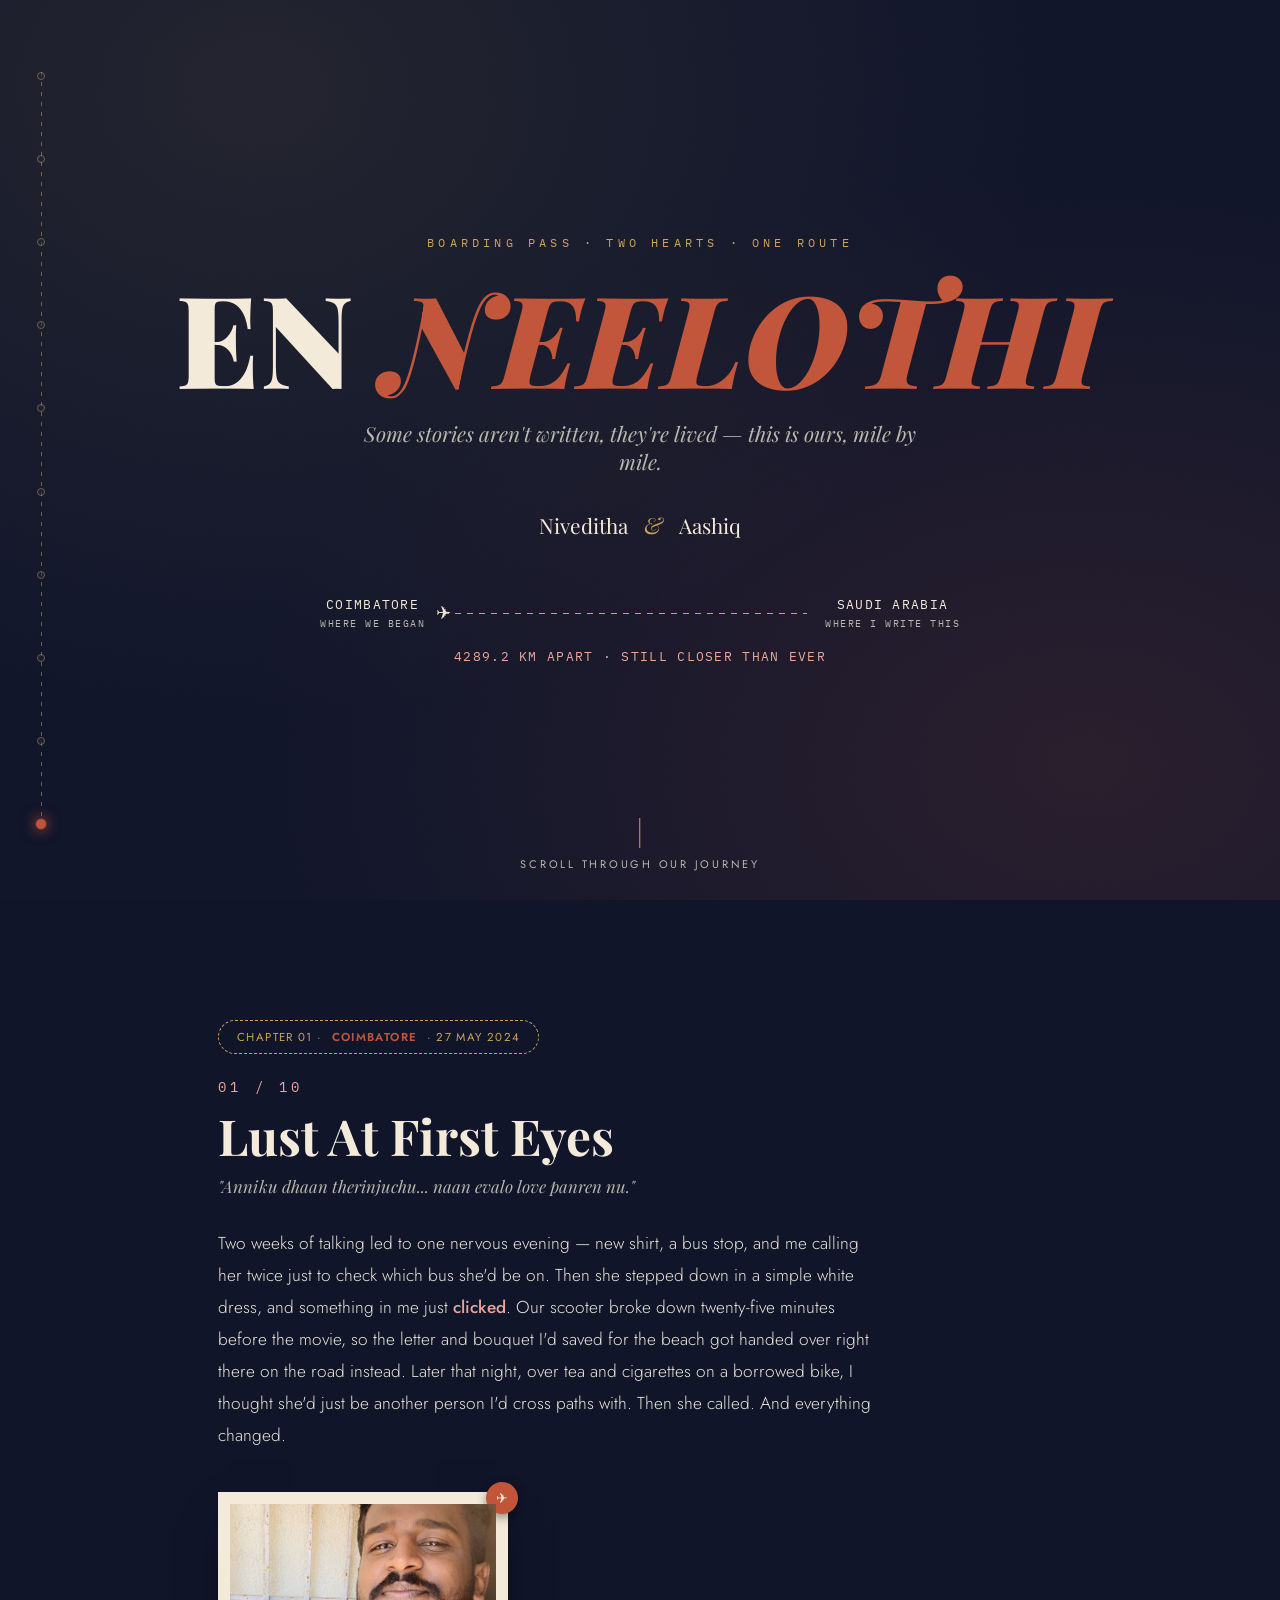
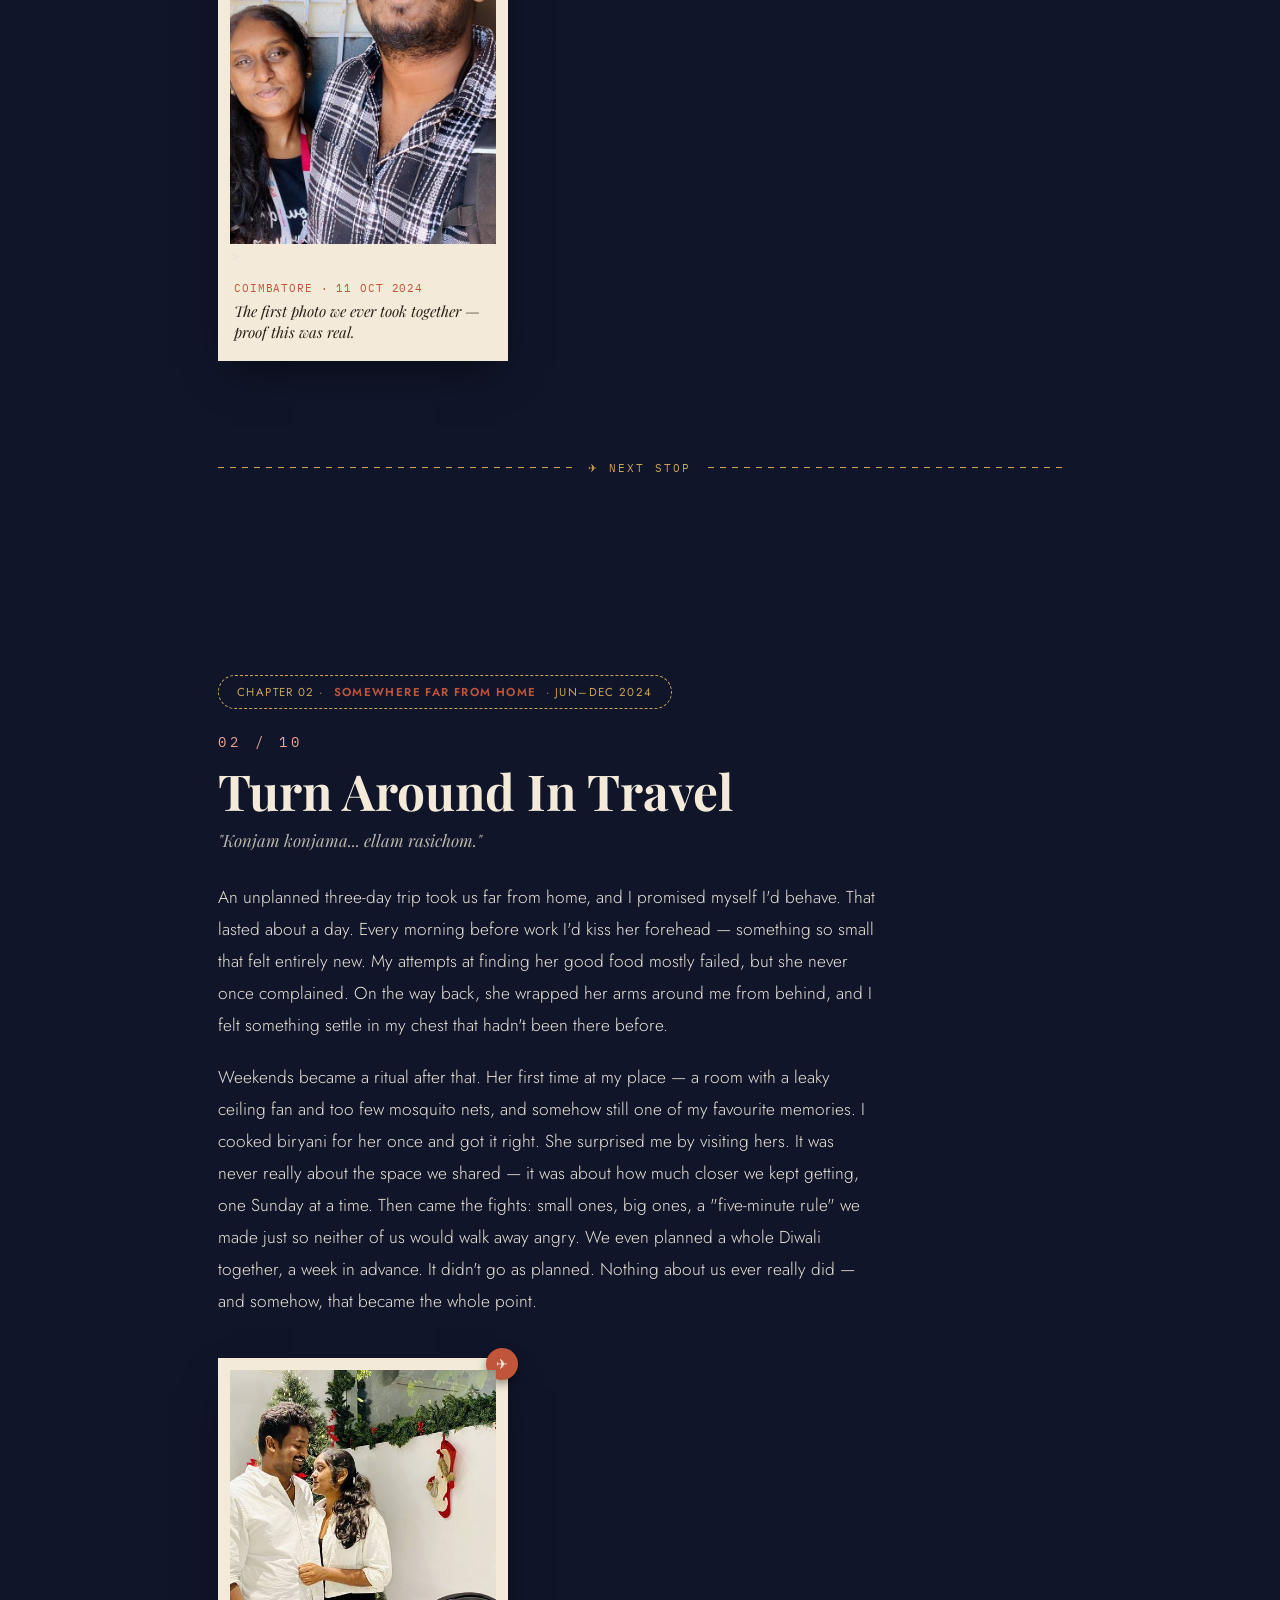
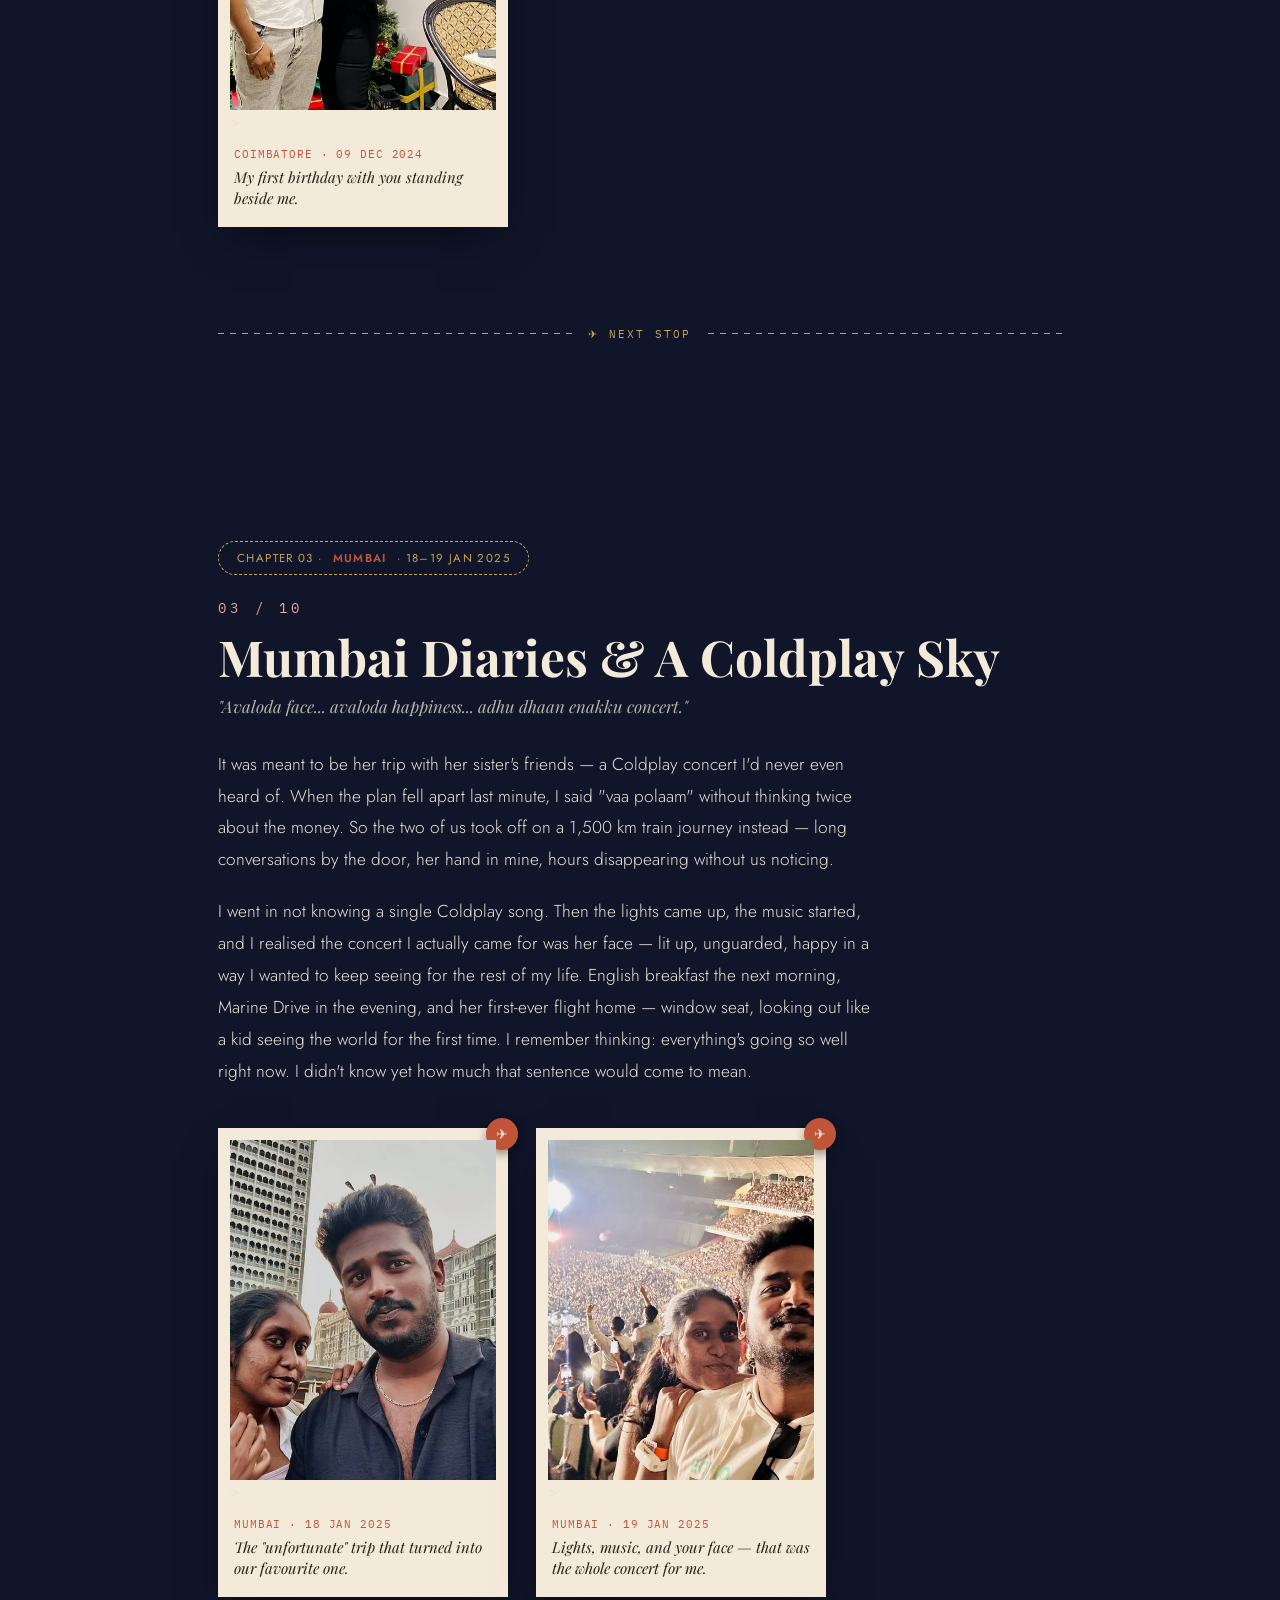
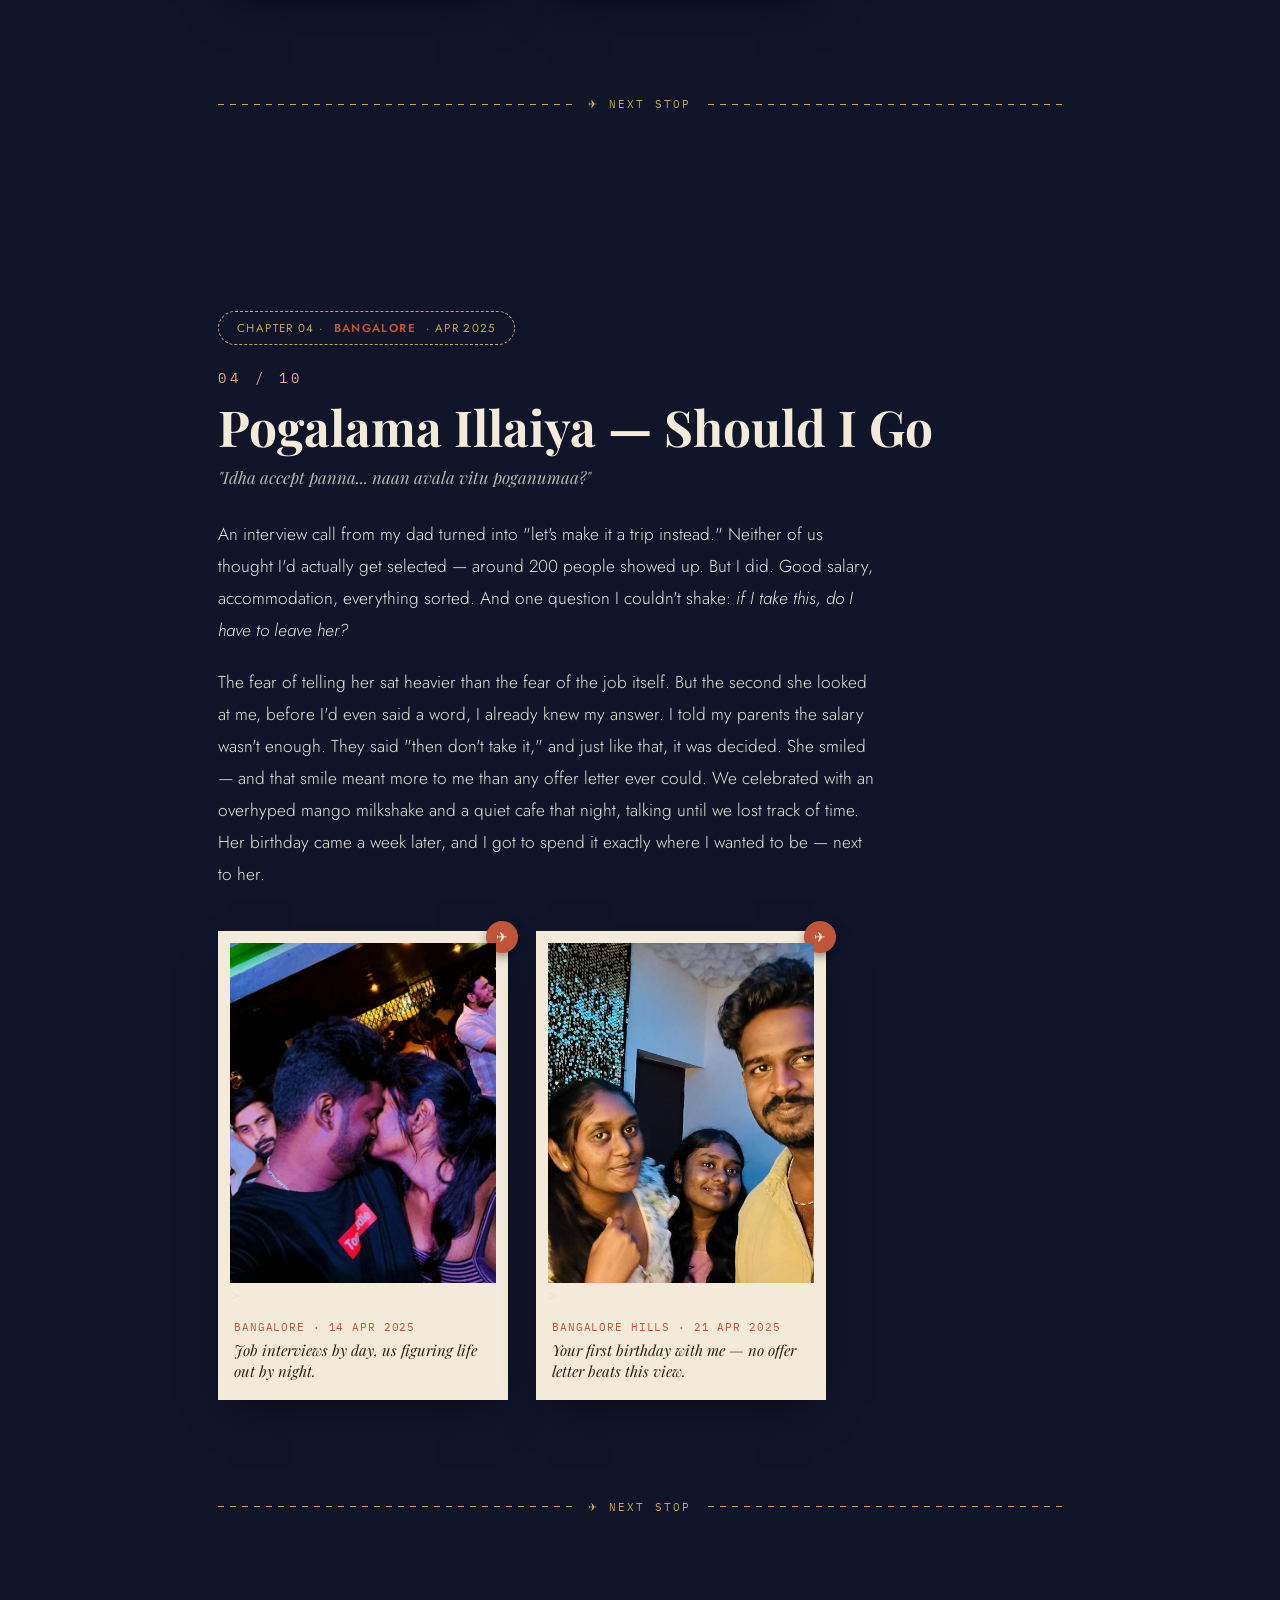
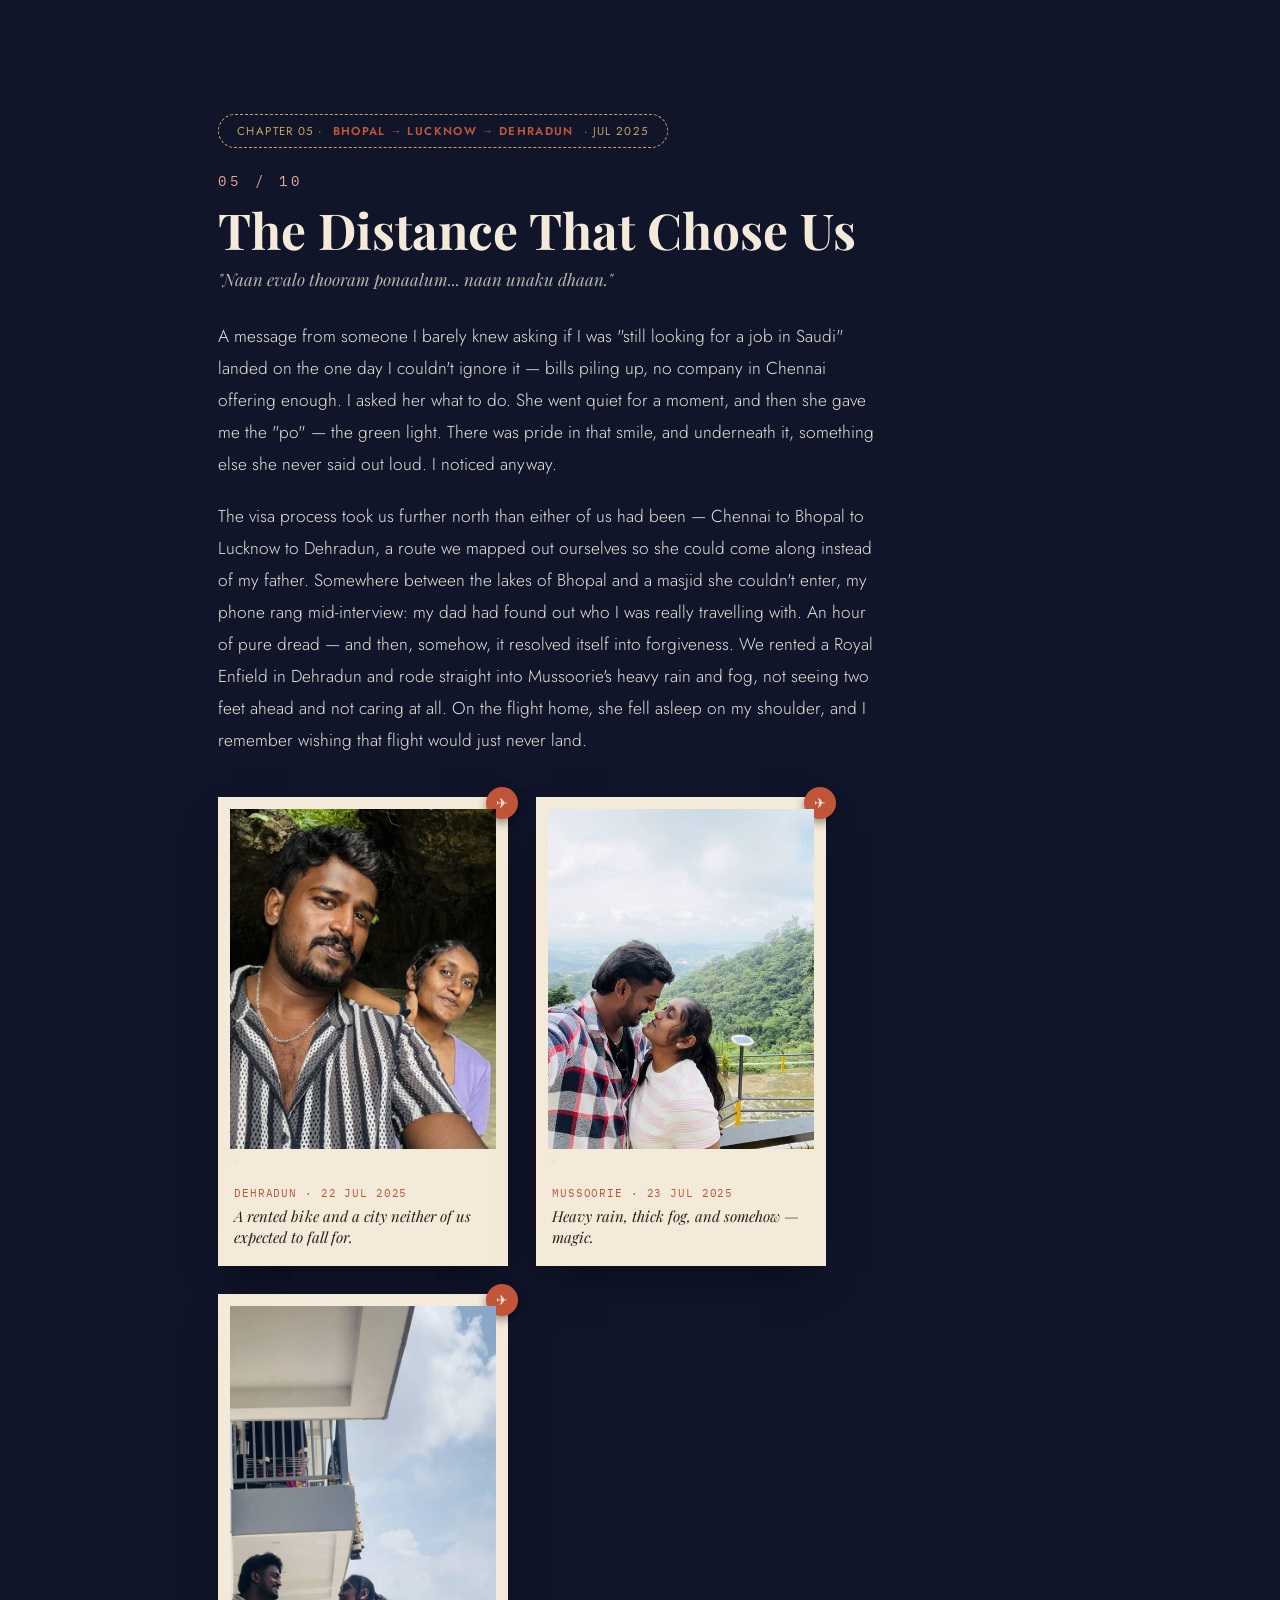
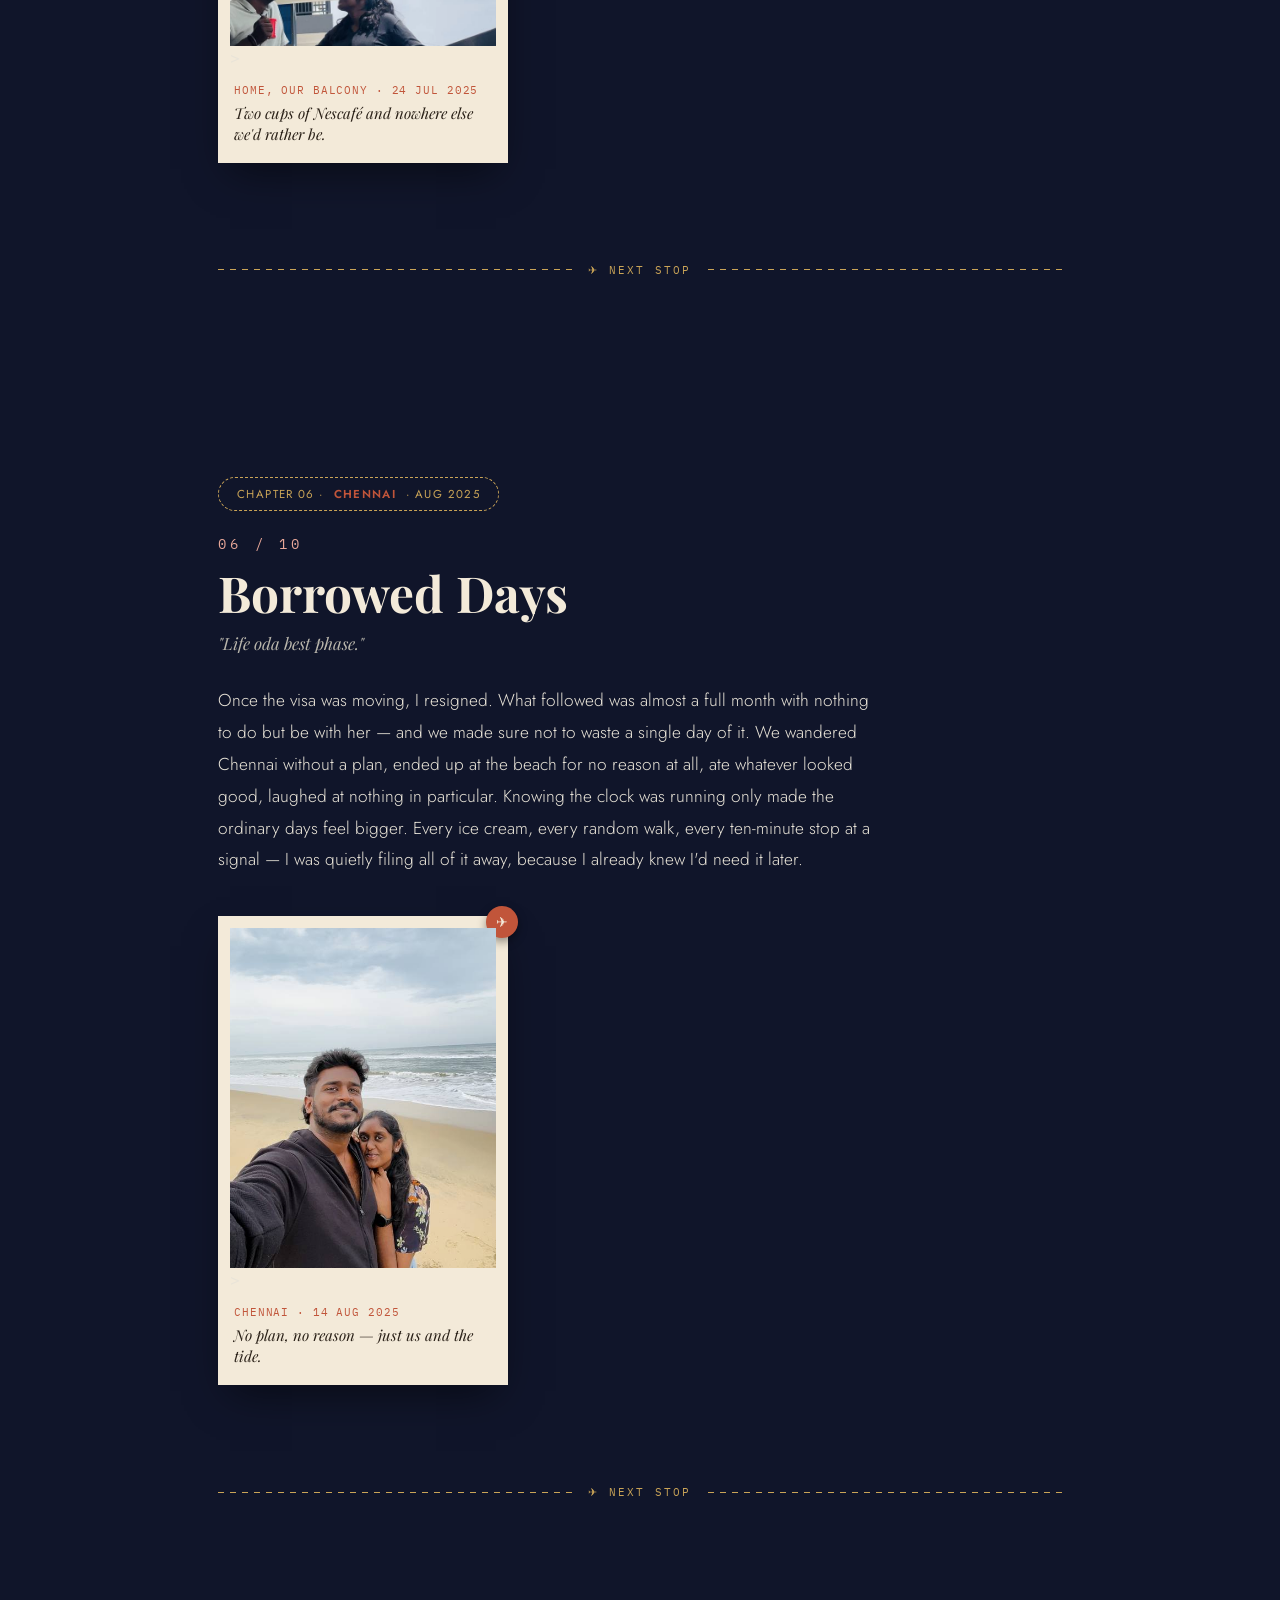
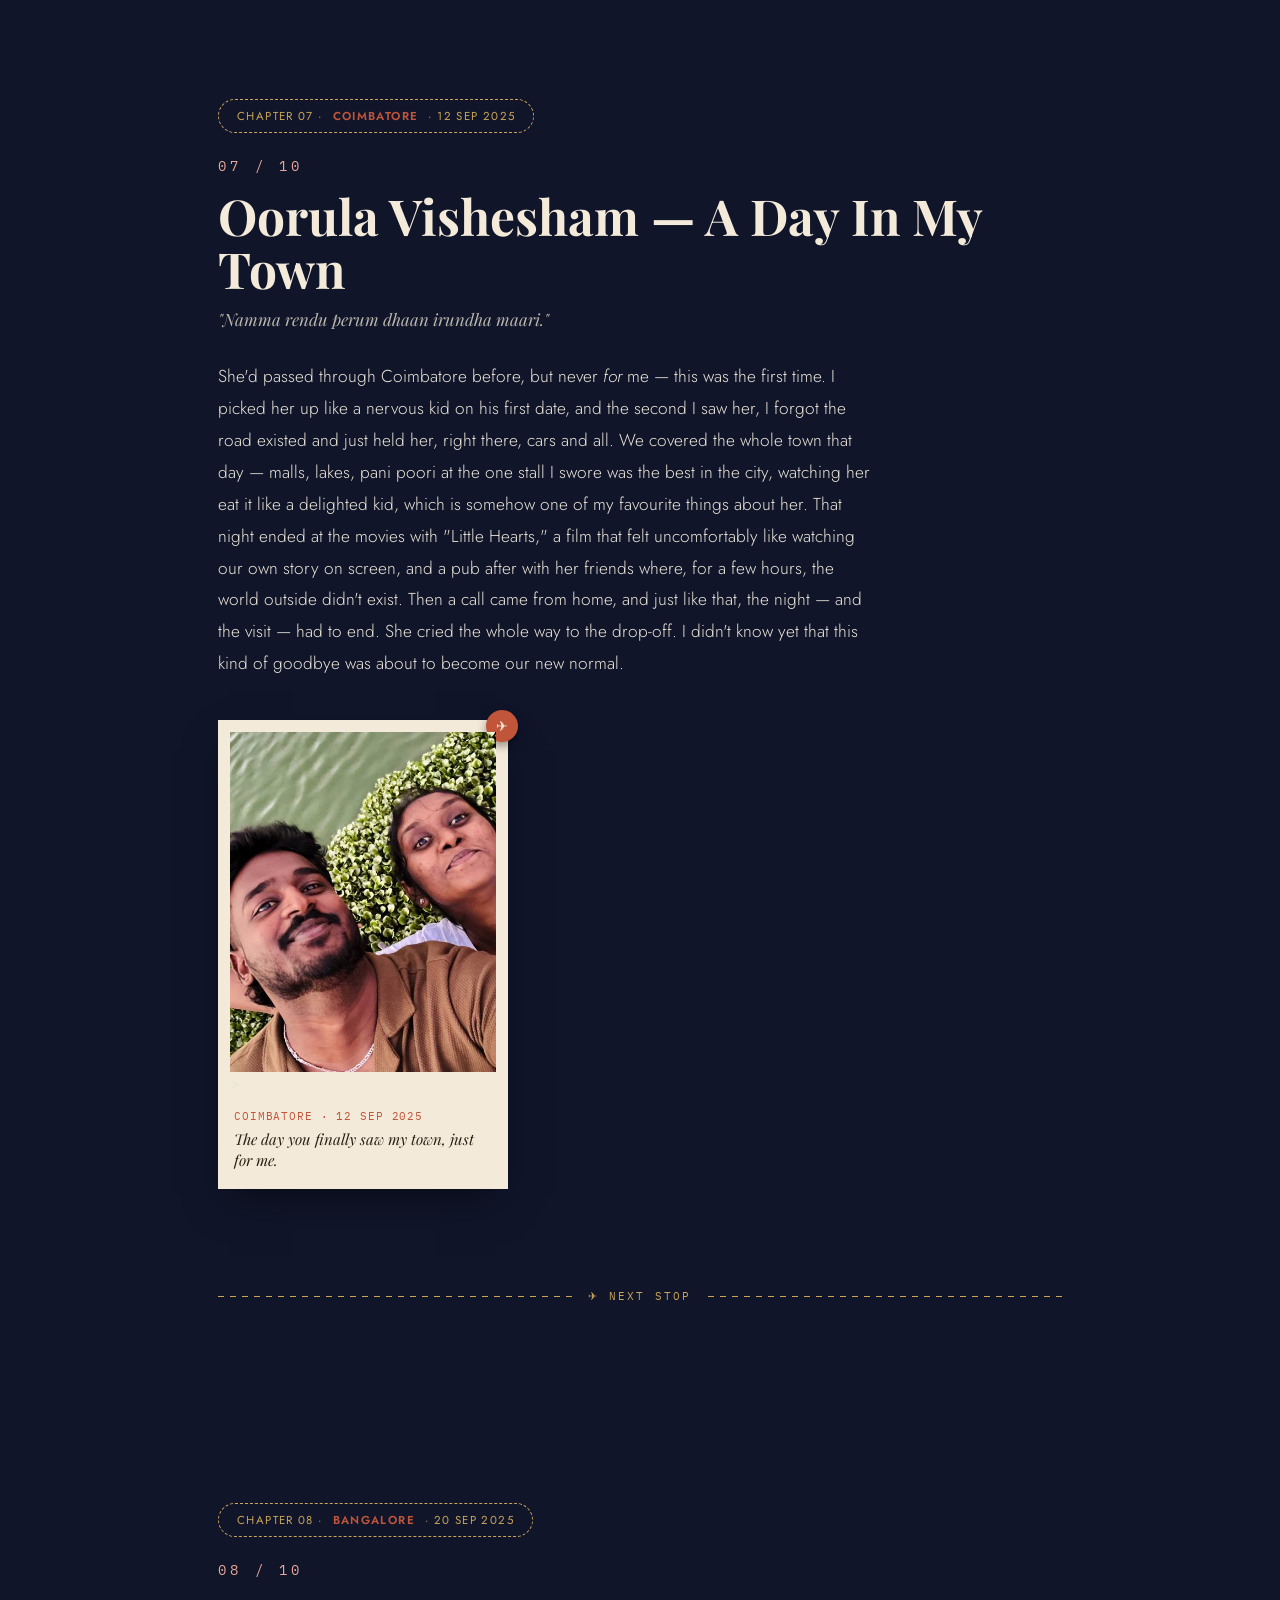
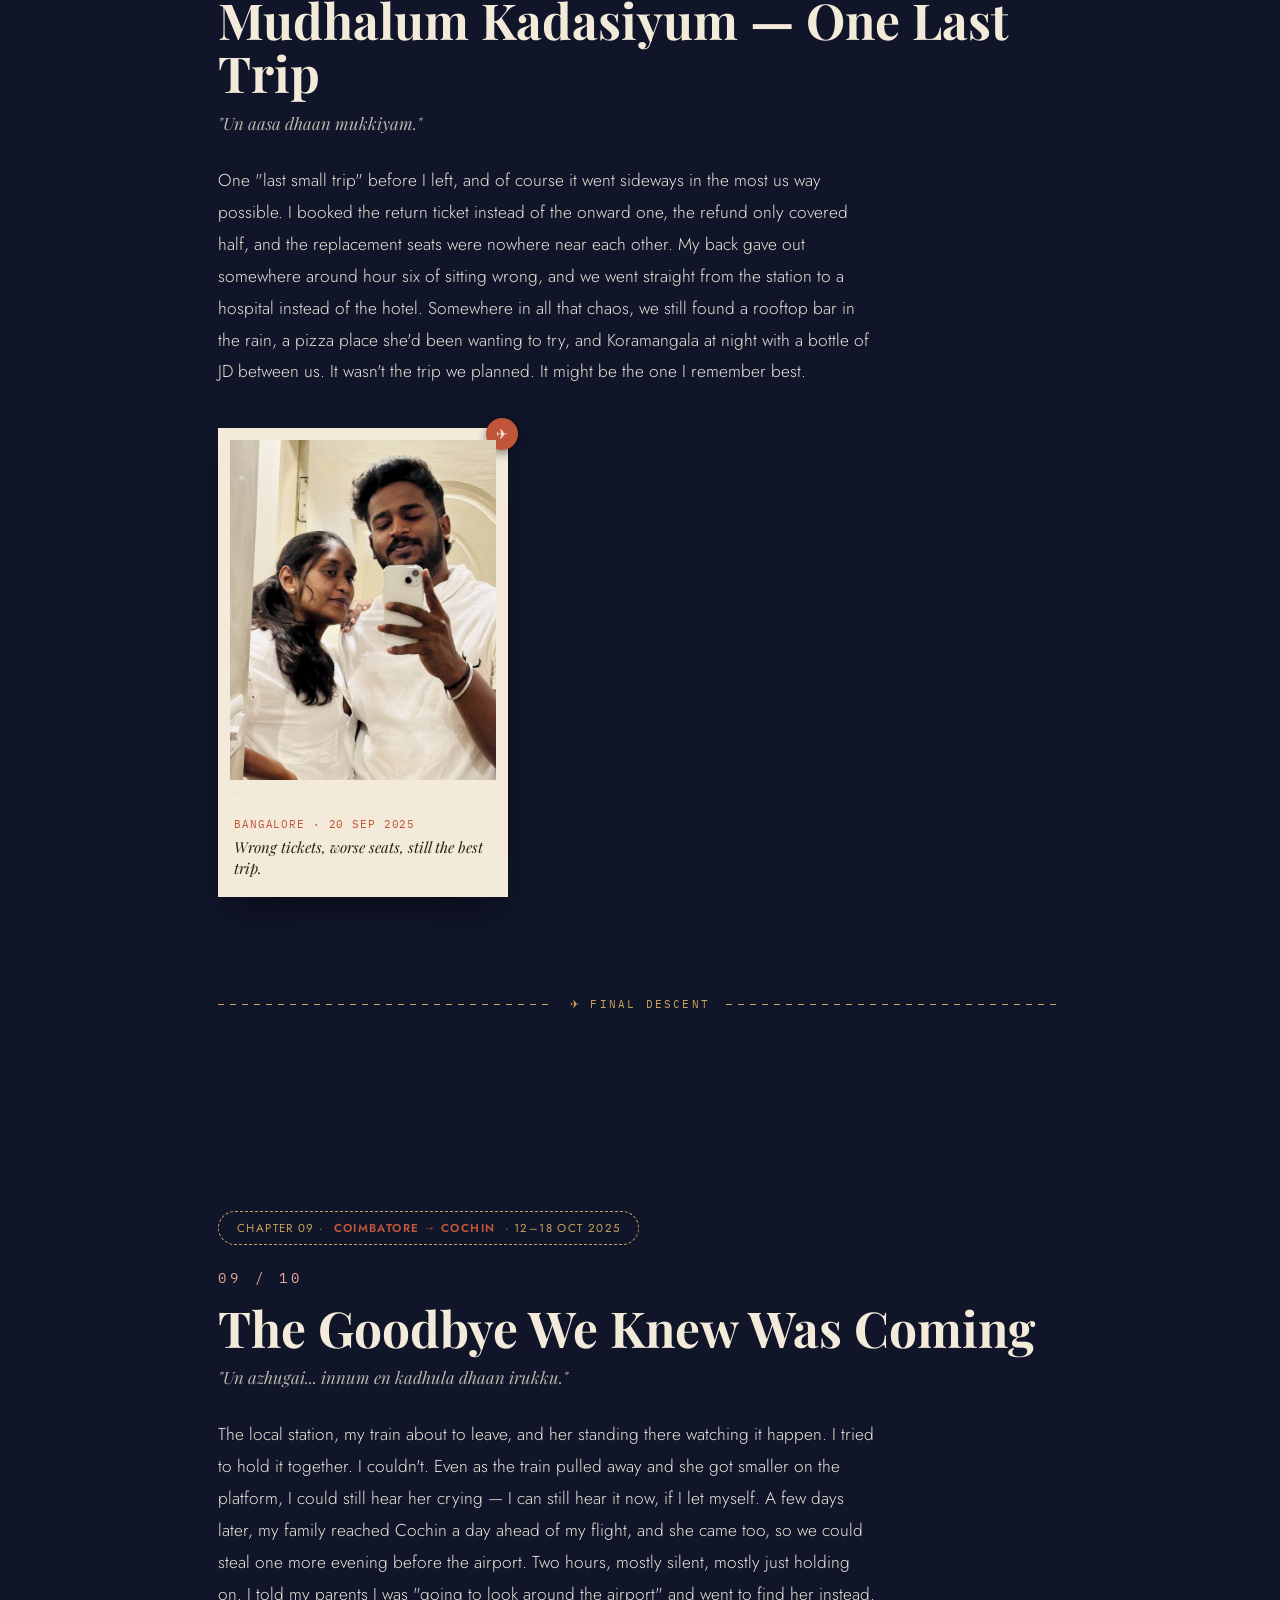
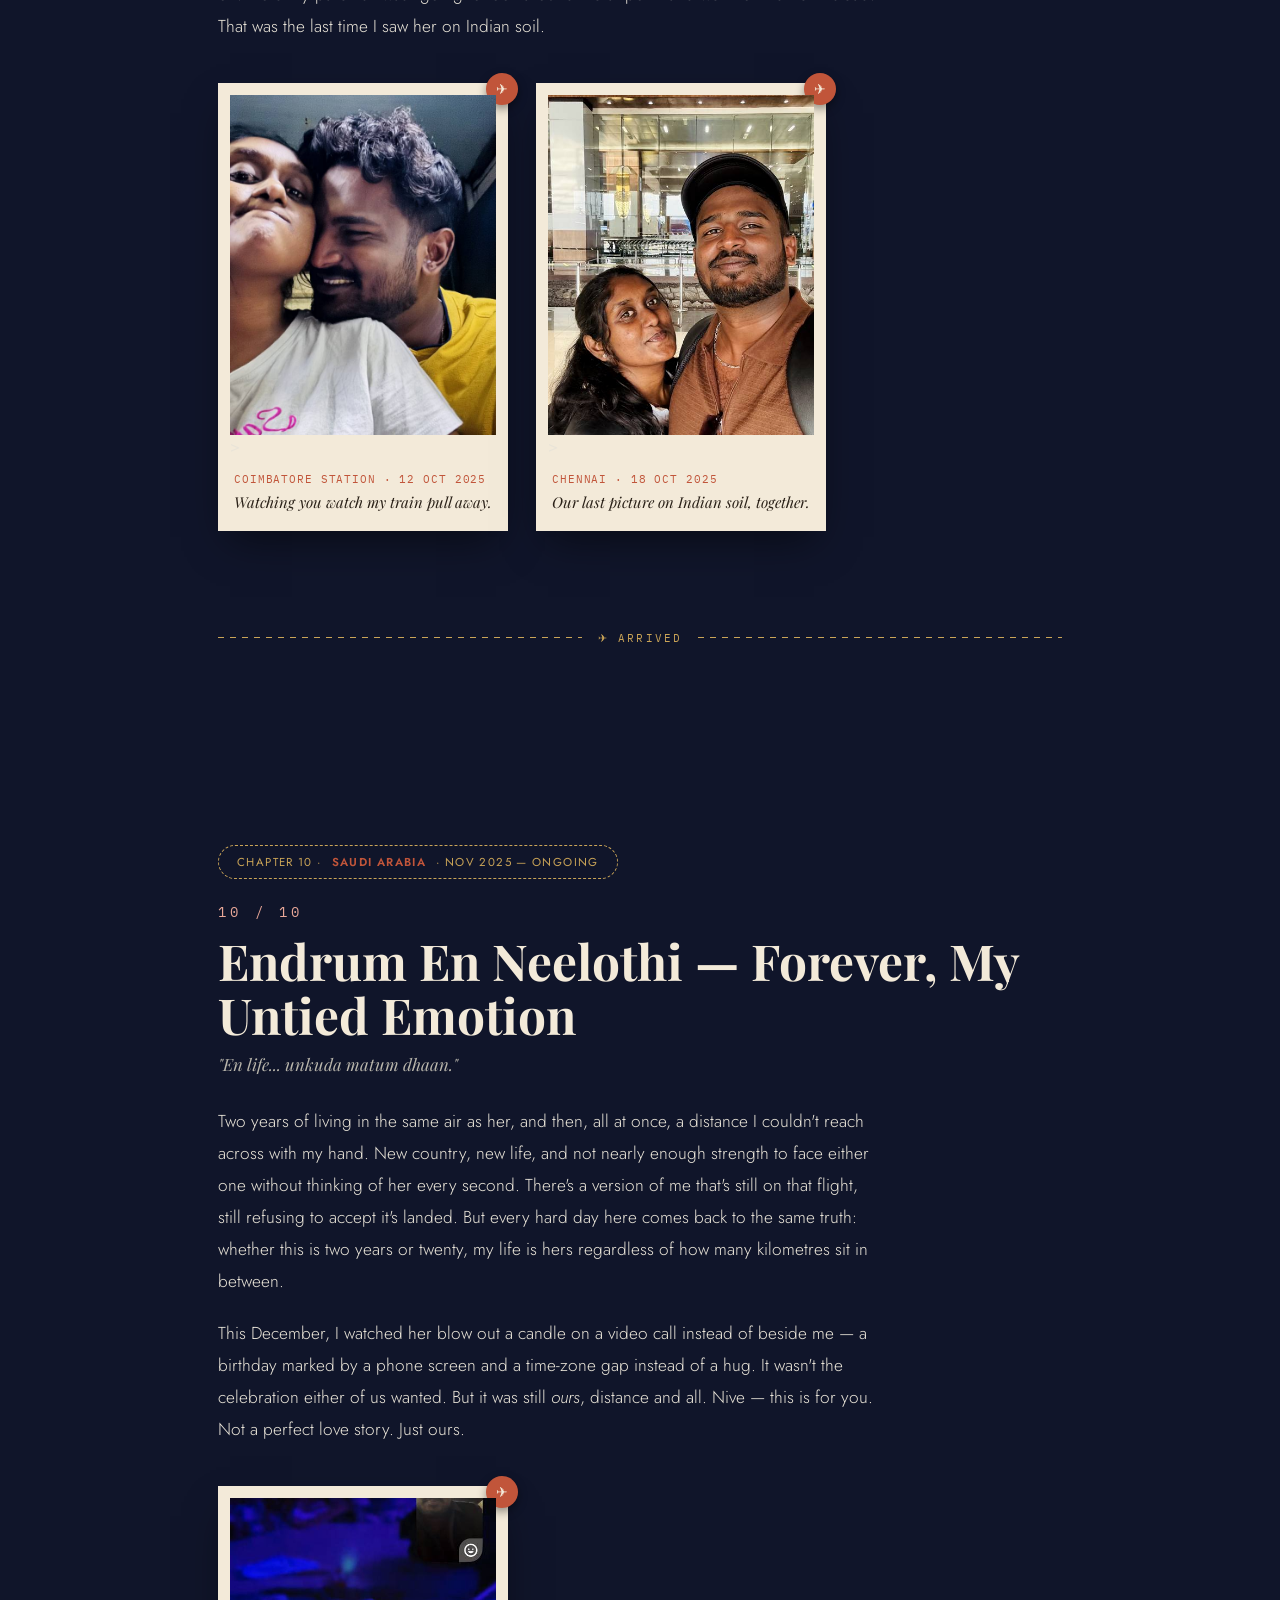
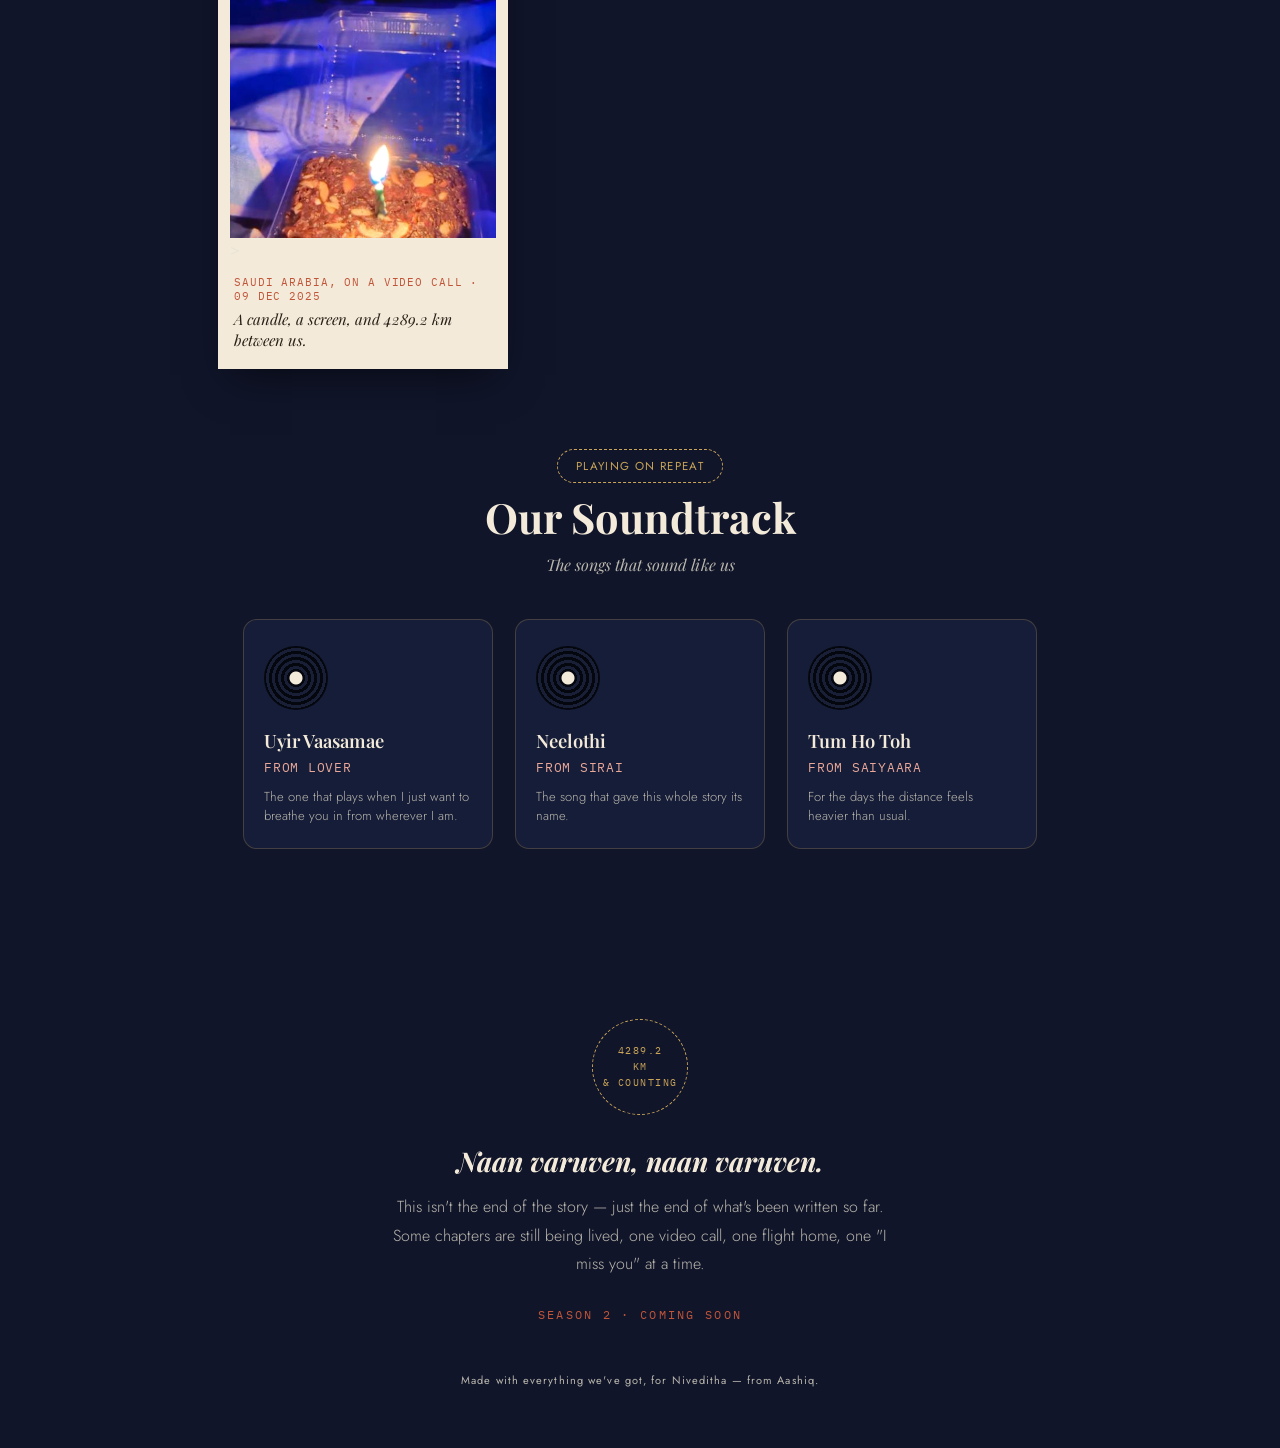
<file: index.html>
<!DOCTYPE html>
<html lang="en">
<head>
<meta charset="UTF-8">
<meta name="viewport" content="width=device-width, initial-scale=1.0">
<title>En Neelothi — Aashiq &amp; Niveditha</title>
<link rel="preconnect" href="https://fonts.googleapis.com">
<link href="https://fonts.googleapis.com/css2?family=Playfair+Display:ital,wght@0,500;0,700;0,900;1,600&family=Jost:wght@300;400;500;600&family=IBM+Plex+Mono:wght@400;500&display=swap" rel="stylesheet">
  <link rel="stylesheet" href="style.css">
  <link rel="icon" href="favicon.ico" type="image/x-icon">
</head>
<body>
<div class="grain"></div>

<div class="rail">
  <div class="rail-line"></div>
  <div class="rail-dots" id="railDots"></div>
</div>

<header class="hero">
  <div class="hero-eyebrow mono">Boarding Pass · Two Hearts · One Route</div>
  <h1>EN <em>NEELOTHI</em></h1>
  <div class="sub">Some stories aren't written, they're lived — this is ours, mile by mile.</div>

  <div class="names">Niveditha <span class="amp">&amp;</span> Aashiq</div>

  <div class="route">
    <div class="city">COIMBATORE<small>WHERE WE BEGAN</small></div>
    <div class="route-line"><div class="route-plane">✈</div></div>
    <div class="city">SAUDI ARABIA<small>WHERE I WRITE THIS</small></div>
  </div>
  <div class="dist mono">4289.2 KM APART · STILL CLOSER THAN EVER</div>

  <div class="scrollcue"><div class="stick"></div>SCROLL THROUGH OUR JOURNEY</div>
</header>

<main>

  <!-- CHAPTER 01 -->
  <section class="chapter" data-ch="1">
    <div class="stamp fade-in">Chapter 01 · <b>Coimbatore</b> · 27 May 2024</div>
    <h2 class="fade-in"><span class="num">01 / 10</span>Lust At First Eyes</h2>
    <p class="tamil-tag fade-in">"Anniku dhaan therinjuchu... naan evalo love panren nu."</p>
    <p class="fade-in">Two weeks of talking led to one nervous evening — new shirt, a bus stop, and me calling her twice just to check which bus she'd be on. Then she stepped down in a simple white dress, and something in me just <b>clicked</b>. Our scooter broke down twenty-five minutes before the movie, so the letter and bouquet I'd saved for the beach got handed over right there on the road instead. Later that night, over tea and cigarettes on a borrowed bike, I thought she'd just be another person I'd cross paths with. Then she called. And everything changed.</p>
    <div class="photos">
      <div class="photocard fade-in">
        <img src="images/01-our-first-photo-together.jpg" alt="Our first photo together">>
        <div class="cap"><div class="loc">Coimbatore · 11 Oct 2024</div><div class="scn">The first photo we ever took together — proof this was real.</div></div>
      </div>
    </div>
  </section>

  <div class="divider fade-in"><div class="line"></div><div class="mark">✈ NEXT STOP</div><div class="line"></div></div>

  <!-- CHAPTER 02 -->
  <section class="chapter" data-ch="2">
    <div class="stamp fade-in">Chapter 02 · <b>Somewhere Far From Home</b> · Jun–Dec 2024</div>
    <h2 class="fade-in"><span class="num">02 / 10</span>Turn Around In Travel</h2>
    <p class="tamil-tag fade-in">"Konjam konjama... ellam rasichom."</p>
    <p class="fade-in">An unplanned three-day trip took us far from home, and I promised myself I'd behave. That lasted about a day. Every morning before work I'd kiss her forehead — something so small that felt entirely new. My attempts at finding her good food mostly failed, but she never once complained. On the way back, she wrapped her arms around me from behind, and I felt something settle in my chest that hadn't been there before.</p>
    <p class="fade-in">Weekends became a ritual after that. Her first time at my place — a room with a leaky ceiling fan and too few mosquito nets, and somehow still one of my favourite memories. I cooked biryani for her once and got it right. She surprised me by visiting hers. It was never really about the space we shared — it was about how much closer we kept getting, one Sunday at a time. Then came the fights: small ones, big ones, a "five-minute rule" we made just so neither of us would walk away angry. We even planned a whole Diwali together, a week in advance. It didn't go as planned. Nothing about us ever really did — and somehow, that became the whole point.</p>
    <div class="photos">
      <div class="photocard fade-in">
        <img src="images/02-first-birthday-together.jpg" alt="First birthday together">>
        <div class="cap"><div class="loc">Coimbatore · 09 Dec 2024</div><div class="scn">My first birthday with you standing beside me.</div></div>
      </div>
    </div>
  </section>

  <div class="divider fade-in"><div class="line"></div><div class="mark">✈ NEXT STOP</div><div class="line"></div></div>

  <!-- CHAPTER 03 -->
  <section class="chapter" data-ch="3">
    <div class="stamp fade-in">Chapter 03 · <b>Mumbai</b> · 18–19 Jan 2025</div>
    <h2 class="fade-in"><span class="num">03 / 10</span>Mumbai Diaries &amp; A Coldplay Sky</h2>
    <p class="tamil-tag fade-in">"Avaloda face... avaloda happiness... adhu dhaan enakku concert."</p>
    <p class="fade-in">It was meant to be her trip with her sister's friends — a Coldplay concert I'd never even heard of. When the plan fell apart last minute, I said "vaa polaam" without thinking twice about the money. So the two of us took off on a 1,500 km train journey instead — long conversations by the door, her hand in mine, hours disappearing without us noticing.</p>
    <p class="fade-in">I went in not knowing a single Coldplay song. Then the lights came up, the music started, and I realised the concert I actually came for was her face — lit up, unguarded, happy in a way I wanted to keep seeing for the rest of my life. English breakfast the next morning, Marine Drive in the evening, and her first-ever flight home — window seat, looking out like a kid seeing the world for the first time. I remember thinking: everything's going so well right now. I didn't know yet how much that sentence would come to mean.</p>
    <div class="photos">
      <div class="photocard fade-in">
        <img src="images/03-mumbai-diary.jpg" alt="Mumbai Diary">>
        <div class="cap"><div class="loc">Mumbai · 18 Jan 2025</div><div class="scn">The "unfortunate" trip that turned into our favourite one.</div></div>
      </div>
      <div class="photocard fade-in">
        <img src="images/04-coldplay-concert.jpg" alt="Coldplay Concert">>
        <div class="cap"><div class="loc">Mumbai · 19 Jan 2025</div><div class="scn">Lights, music, and your face — that was the whole concert for me.</div></div>
      </div>
    </div>
  </section>

  <div class="divider fade-in"><div class="line"></div><div class="mark">✈ NEXT STOP</div><div class="line"></div></div>

  <!-- CHAPTER 04 -->
  <section class="chapter" data-ch="4">
    <div class="stamp fade-in">Chapter 04 · <b>Bangalore</b> · Apr 2025</div>
    <h2 class="fade-in"><span class="num">04 / 10</span>Pogalama Illaiya — Should I Go</h2>
    <p class="tamil-tag fade-in">"Idha accept panna... naan avala vitu poganumaa?"</p>
    <p class="fade-in">An interview call from my dad turned into "let's make it a trip instead." Neither of us thought I'd actually get selected — around 200 people showed up. But I did. Good salary, accommodation, everything sorted. And one question I couldn't shake: <em>if I take this, do I have to leave her?</em></p>
    <p class="fade-in">The fear of telling her sat heavier than the fear of the job itself. But the second she looked at me, before I'd even said a word, I already knew my answer. I told my parents the salary wasn't enough. They said "then don't take it," and just like that, it was decided. She smiled — and that smile meant more to me than any offer letter ever could. We celebrated with an overhyped mango milkshake and a quiet cafe that night, talking until we lost track of time. Her birthday came a week later, and I got to spend it exactly where I wanted to be — next to her.</p>
    <div class="photos">
      <div class="photocard fade-in">
        <img src="images/05-first-bangalore-pub.jpg" alt="First Bangalore pub">>
        <div class="cap"><div class="loc">Bangalore · 14 Apr 2025</div><div class="scn">Job interviews by day, us figuring life out by night.</div></div>
      </div>
      <div class="photocard fade-in">
        <img src="images/06-your-first-birthday-with-me.jpg" alt="Your first birthday with me">>
        <div class="cap"><div class="loc">Bangalore hills · 21 Apr 2025</div><div class="scn">Your first birthday with me — no offer letter beats this view.</div></div>
      </div>
    </div>
  </section>

  <div class="divider fade-in"><div class="line"></div><div class="mark">✈ NEXT STOP</div><div class="line"></div></div>

  <!-- CHAPTER 05 -->
  <section class="chapter" data-ch="5">
    <div class="stamp fade-in">Chapter 05 · <b>Bhopal → Lucknow → Dehradun</b> · Jul 2025</div>
    <h2 class="fade-in"><span class="num">05 / 10</span>The Distance That Chose Us</h2>
    <p class="tamil-tag fade-in">"Naan evalo thooram ponaalum... naan unaku dhaan."</p>
    <p class="fade-in">A message from someone I barely knew asking if I was "still looking for a job in Saudi" landed on the one day I couldn't ignore it — bills piling up, no company in Chennai offering enough. I asked her what to do. She went quiet for a moment, and then she gave me the "po" — the green light. There was pride in that smile, and underneath it, something else she never said out loud. I noticed anyway.</p>
    <p class="fade-in">The visa process took us further north than either of us had been — Chennai to Bhopal to Lucknow to Dehradun, a route we mapped out ourselves so she could come along instead of my father. Somewhere between the lakes of Bhopal and a masjid she couldn't enter, my phone rang mid-interview: my dad had found out who I was really travelling with. An hour of pure dread — and then, somehow, it resolved itself into forgiveness. We rented a Royal Enfield in Dehradun and rode straight into Mussoorie's heavy rain and fog, not seeing two feet ahead and not caring at all. On the flight home, she fell asleep on my shoulder, and I remember wishing that flight would just never land.</p>
    <div class="photos">
      <div class="photocard fade-in">
        <img src="images/07-dehradun.jpg" alt="Dehradun">>
        <div class="cap"><div class="loc">Dehradun · 22 Jul 2025</div><div class="scn">A rented bike and a city neither of us expected to fall for.</div></div>
      </div>
      <div class="photocard fade-in">
        <img src="images/08-mussoorie.jpg" alt="Mussoorie">>
        <div class="cap"><div class="loc">Mussoorie · 23 Jul 2025</div><div class="scn">Heavy rain, thick fog, and somehow — magic.</div></div>
      </div>
      <div class="photocard fade-in">
        <img src="images/09-my-comfort-place.jpg" alt="My comfort place">>
        <div class="cap"><div class="loc">Home, our balcony · 24 Jul 2025</div><div class="scn">Two cups of Nescafé and nowhere else we'd rather be.</div></div>
      </div>
    </div>
  </section>

  <div class="divider fade-in"><div class="line"></div><div class="mark">✈ NEXT STOP</div><div class="line"></div></div>

  <!-- CHAPTER 06 -->
  <section class="chapter" data-ch="6">
    <div class="stamp fade-in">Chapter 06 · <b>Chennai</b> · Aug 2025</div>
    <h2 class="fade-in"><span class="num">06 / 10</span>Borrowed Days</h2>
    <p class="tamil-tag fade-in">"Life oda best phase."</p>
    <p class="fade-in">Once the visa was moving, I resigned. What followed was almost a full month with nothing to do but be with her — and we made sure not to waste a single day of it. We wandered Chennai without a plan, ended up at the beach for no reason at all, ate whatever looked good, laughed at nothing in particular. Knowing the clock was running only made the ordinary days feel bigger. Every ice cream, every random walk, every ten-minute stop at a signal — I was quietly filing all of it away, because I already knew I'd need it later.</p>
    <div class="photos">
      <div class="photocard fade-in">
        <img src="images/10-random-day-at-chennai-beach.jpg" alt="Random day at Chennai beach">>
        <div class="cap"><div class="loc">Chennai · 14 Aug 2025</div><div class="scn">No plan, no reason — just us and the tide.</div></div>
      </div>
    </div>
  </section>

  <div class="divider fade-in"><div class="line"></div><div class="mark">✈ NEXT STOP</div><div class="line"></div></div>

  <!-- CHAPTER 07 -->
  <section class="chapter" data-ch="7">
    <div class="stamp fade-in">Chapter 07 · <b>Coimbatore</b> · 12 Sep 2025</div>
    <h2 class="fade-in"><span class="num">07 / 10</span>Oorula Vishesham — A Day In My Town</h2>
    <p class="tamil-tag fade-in">"Namma rendu perum dhaan irundha maari."</p>
    <p class="fade-in">She'd passed through Coimbatore before, but never <em>for</em> me — this was the first time. I picked her up like a nervous kid on his first date, and the second I saw her, I forgot the road existed and just held her, right there, cars and all. We covered the whole town that day — malls, lakes, pani poori at the one stall I swore was the best in the city, watching her eat it like a delighted kid, which is somehow one of my favourite things about her. That night ended at the movies with "Little Hearts," a film that felt uncomfortably like watching our own story on screen, and a pub after with her friends where, for a few hours, the world outside didn't exist. Then a call came from home, and just like that, the night — and the visit — had to end. She cried the whole way to the drop-off. I didn't know yet that this kind of goodbye was about to become our new normal.</p>
    <div class="photos">
      <div class="photocard fade-in">
        <img src="images/11-you-and-me-at-coimbatore.jpg" alt="You and me at Coimbatore">>
        <div class="cap"><div class="loc">Coimbatore · 12 Sep 2025</div><div class="scn">The day you finally saw my town, just for me.</div></div>
      </div>
    </div>
  </section>

  <div class="divider fade-in"><div class="line"></div><div class="mark">✈ NEXT STOP</div><div class="line"></div></div>

  <!-- CHAPTER 08 -->
  <section class="chapter" data-ch="8">
    <div class="stamp fade-in">Chapter 08 · <b>Bangalore</b> · 20 Sep 2025</div>
    <h2 class="fade-in"><span class="num">08 / 10</span>Mudhalum Kadasiyum — One Last Trip</h2>
    <p class="tamil-tag fade-in">"Un aasa dhaan mukkiyam."</p>
    <p class="fade-in">One "last small trip" before I left, and of course it went sideways in the most us way possible. I booked the return ticket instead of the onward one, the refund only covered half, and the replacement seats were nowhere near each other. My back gave out somewhere around hour six of sitting wrong, and we went straight from the station to a hospital instead of the hotel. Somewhere in all that chaos, we still found a rooftop bar in the rain, a pizza place she'd been wanting to try, and Koramangala at night with a bottle of JD between us. It wasn't the trip we planned. It might be the one I remember best.</p>
    <div class="photos">
      <div class="photocard fade-in">
        <img src="images/12-one-last-trip.jpg" alt="One last trip">>
        <div class="cap"><div class="loc">Bangalore · 20 Sep 2025</div><div class="scn">Wrong tickets, worse seats, still the best trip.</div></div>
      </div>
    </div>
  </section>

  <div class="divider fade-in"><div class="line"></div><div class="mark">✈ FINAL DESCENT</div><div class="line"></div></div>

  <!-- CHAPTER 09 -->
  <section class="chapter" data-ch="9">
    <div class="stamp fade-in">Chapter 09 · <b>Coimbatore → Cochin</b> · 12–18 Oct 2025</div>
    <h2 class="fade-in"><span class="num">09 / 10</span>The Goodbye We Knew Was Coming</h2>
    <p class="tamil-tag fade-in">"Un azhugai... innum en kadhula dhaan irukku."</p>
    <p class="fade-in">The local station, my train about to leave, and her standing there watching it happen. I tried to hold it together. I couldn't. Even as the train pulled away and she got smaller on the platform, I could still hear her crying — I can still hear it now, if I let myself. A few days later, my family reached Cochin a day ahead of my flight, and she came too, so we could steal one more evening before the airport. Two hours, mostly silent, mostly just holding on. I told my parents I was "going to look around the airport" and went to find her instead. That was the last time I saw her on Indian soil.</p>
    <div class="photos">
      <div class="photocard fade-in">
        <img src="images/13-getting-on-the-train-at-coimbatore.jpg" alt="Getting on the train at Coimbatore">>
        <div class="cap"><div class="loc">Coimbatore station · 12 Oct 2025</div><div class="scn">Watching you watch my train pull away.</div></div>
      </div>
      <div class="photocard fade-in">
        <img src="images/14-last-picture-before-exiting-india.jpg" alt="Last picture before exiting India">>
        <div class="cap"><div class="loc">Chennai · 18 Oct 2025</div><div class="scn">Our last picture on Indian soil, together.</div></div>
      </div>
    </div>
  </section>

  <div class="divider fade-in"><div class="line"></div><div class="mark">✈ ARRIVED</div><div class="line"></div></div>

  <!-- CHAPTER 10 -->
  <section class="chapter" data-ch="10">
    <div class="stamp fade-in">Chapter 10 · <b>Saudi Arabia</b> · Nov 2025 — ongoing</div>
    <h2 class="fade-in"><span class="num">10 / 10</span>Endrum En Neelothi — Forever, My Untied Emotion</h2>
    <p class="tamil-tag fade-in">"En life... unkuda matum dhaan."</p>
    <p class="fade-in">Two years of living in the same air as her, and then, all at once, a distance I couldn't reach across with my hand. New country, new life, and not nearly enough strength to face either one without thinking of her every second. There's a version of me that's still on that flight, still refusing to accept it's landed. But every hard day here comes back to the same truth: whether this is two years or twenty, my life is hers regardless of how many kilometres sit in between.</p>
    <p class="fade-in">This December, I watched her blow out a candle on a video call instead of beside me — a birthday marked by a phone screen and a time-zone gap instead of a hug. It wasn't the celebration either of us wanted. But it was still <em>ours</em>, distance and all. Nive — this is for you. Not a perfect love story. Just ours.</p>
    <div class="photos">
      <div class="photocard fade-in">
        <img src="images/15-first-long-distance-birthday.jpg" alt="First long distance birthday">>
        <div class="cap"><div class="loc">Saudi Arabia, on a video call · 09 Dec 2025</div><div class="scn">A candle, a screen, and 4289.2 km between us.</div></div>
      </div>
    </div>
  </section>

  <!-- SOUNDTRACK -->
  <section class="soundtrack">
    <div class="stamp fade-in" style="margin-bottom:6px;">Playing on repeat</div>
    <h2 class="fade-in">Our Soundtrack</h2>
    <div class="sub fade-in">The songs that sound like us</div>
    <div class="songs">
      <div class="song fade-in">
        <div class="vinyl"></div>
        <div class="t">Uyir Vaasamae</div>
        <div class="m">from Lover</div>
        <div class="note">The one that plays when I just want to breathe you in from wherever I am.</div>
      </div>
      <div class="song fade-in">
        <div class="vinyl"></div>
        <div class="t">Neelothi</div>
        <div class="m">from Sirai</div>
        <div class="note">The song that gave this whole story its name.</div>
      </div>
      <div class="song fade-in">
        <div class="vinyl"></div>
        <div class="t">Tum Ho Toh</div>
        <div class="m">from Saiyaara</div>
        <div class="note">For the days the distance feels heavier than usual.</div>
      </div>
    </div>
  </section>

</main>

<footer>
  <div class="seal fade-in">4289.2<br>KM<br>&amp; COUNTING</div>
  <h3 class="fade-in">Naan varuven, naan varuven.</h3>
  <p class="final fade-in">This isn't the end of the story — just the end of what's been written so far. Some chapters are still being lived, one video call, one flight home, one "I miss you" at a time.</p>
  <div class="season2 fade-in">Season 2 · Coming Soon</div>
  <div class="credit fade-in">Made with everything we've got, for Niveditha — from Aashiq.</div>
</footer>


  <script src="script.js"></script>
</body>
</html>
</file>
<file: style.css>
:root{
    --navy:#10152a;
    --navy2:#161d38;
    --navy3:#1e2748;
    --paper:#f3ead9;
    --paper2:#ece0c9;
    --gold:#caa457;
    --terracotta:#c1553a;
    --rose:#e8a798;
    --ink:#2a2118;
    --off:#e9e4d8;
    --off-dim:#b9b6ac;
    --line: rgba(202,164,87,0.35);
  }
  *{box-sizing:border-box;}
  html{scroll-behavior:smooth;}
  body{
    margin:0;
    background:var(--navy);
    color:var(--off);
    font-family:'Jost',sans-serif;
    font-weight:400;
    overflow-x:hidden;
  }
  ::selection{ background:var(--terracotta); color:var(--paper); }

  h1,h2,h3{ font-family:'Playfair Display', serif; margin:0; }
  .mono{ font-family:'IBM Plex Mono', monospace; letter-spacing:0.08em; }

  a{ color:inherit; }

  /* film grain / subtle texture */
  .grain{
    position:fixed; inset:0; pointer-events:none; z-index:5; opacity:0.05; mix-blend-mode:overlay;
    background-image:url("data:image/svg+xml,%3Csvg xmlns='http://www.w3.org/2000/svg' width='120' height='120'%3E%3Cfilter id='n'%3E%3CfeTurbulence type='fractalNoise' baseFrequency='0.9' numOctaves='2' stitchTiles='stitch'/%3E%3C/filter%3E%3Crect width='100%25' height='100%25' filter='url(%23n)'/%3E%3C/svg%3E");
  }

  /* ---------- progress rail (desktop) ---------- */
  .rail{
    position:fixed; left:28px; top:0; bottom:0; width:26px; z-index:20;
    display:flex; flex-direction:column; align-items:center; justify-content:center;
    pointer-events:none;
  }
  .rail-line{
    position:absolute; top:8%; bottom:8%; width:1px; background:linear-gradient(var(--line),var(--line)) ;
    background-image: repeating-linear-gradient(to bottom, var(--gold) 0 4px, transparent 4px 10px);
    opacity:0.5;
  }
  .rail-dots{ position:relative; height:84%; display:flex; flex-direction:column; justify-content:space-between; }
  .rail-dot{
    width:8px; height:8px; border-radius:50%; background:var(--navy3); border:1px solid var(--gold);
    transition:all .4s ease; opacity:0.5;
  }
  .rail-dot.active{ background:var(--terracotta); border-color:var(--terracotta); box-shadow:0 0 10px 2px rgba(193,85,58,.6); opacity:1; transform:scale(1.3); }
  @media (max-width:900px){ .rail{ display:none; } }

  /* ---------- HERO ---------- */
  .hero{
    min-height:100svh; position:relative; display:flex; flex-direction:column; align-items:center; justify-content:center;
    text-align:center; padding:40px 24px; overflow:hidden;
    background:
      radial-gradient(ellipse at 20% 10%, rgba(202,164,87,0.10), transparent 55%),
      radial-gradient(ellipse at 85% 85%, rgba(193,85,58,0.14), transparent 55%),
      var(--navy);
  }
  .hero-stars{ position:absolute; inset:0; }
  .hero-eyebrow{
    font-size:12px; letter-spacing:0.35em; color:var(--gold); text-transform:uppercase; margin-bottom:26px;
  }
  .hero h1{
    font-size:clamp(3.2rem, 11vw, 8rem); font-weight:900; color:var(--paper); line-height:0.95;
    letter-spacing:0.01em;
  }
  .hero h1 em{ font-style:italic; color:var(--terracotta); }
  .hero .sub{
    margin-top:22px; font-size:clamp(1rem,2.4vw,1.3rem); color:var(--off-dim); font-weight:300; max-width:560px;
    font-style:italic; font-family:'Playfair Display', serif;
  }

  .route{
    margin-top:56px; display:flex; align-items:center; gap:18px; width:100%; max-width:640px;
  }
  .route .city{ font-family:'IBM Plex Mono',monospace; font-size:13px; letter-spacing:0.1em; color:var(--paper); white-space:nowrap; }
  .route .city small{ display:block; color:var(--off-dim); font-size:10px; letter-spacing:0.15em; margin-top:4px;}
  .route-line{ flex:1; position:relative; height:1px; background:repeating-linear-gradient(to right, var(--gold) 0 6px, transparent 6px 12px); }
  .route-plane{ position:absolute; top:50%; left:0; transform:translate(-50%,-50%); font-size:18px;
    animation: fly 5s linear infinite;
  }
  @keyframes fly{ 0%{ left:0%; } 100%{ left:100%; } }

  .hero .dist{
    margin-top:18px; font-family:'IBM Plex Mono',monospace; color:var(--rose); font-size:13px; letter-spacing:.1em;
  }

  .scrollcue{
    position:absolute; bottom:28px; left:50%; transform:translateX(-50%);
    font-size:11px; letter-spacing:.25em; color:var(--off-dim); text-transform:uppercase;
    display:flex; flex-direction:column; align-items:center; gap:8px;
  }
  .scrollcue .stick{ width:1px; height:30px; background:var(--gold); animation:pulse 2s ease-in-out infinite; }
  @keyframes pulse{ 0%,100%{opacity:.2;} 50%{opacity:1;} }

  /* ---------- passenger card in hero ---------- */
  .names{ margin-top:34px; display:flex; align-items:center; gap:16px; font-family:'Playfair Display', serif; font-size:clamp(1rem,2vw,1.3rem); color:var(--paper); }
  .names .amp{ color:var(--gold); font-style:italic; font-size:1.1em; }

  /* ---------- MAIN / CHAPTERS ---------- */
  main{ position:relative; z-index:2; }

  .chapter{
    max-width:900px; margin:0 auto; padding:120px 28px 20px;
    position:relative;
  }
  @media(max-width:900px){ .chapter{ padding-left:24px; padding-right:24px; } }

  .stamp{
    display:inline-flex; align-items:center; gap:10px;
    border:1.5px dashed var(--gold); border-radius:999px; padding:8px 18px;
    color:var(--gold); font-size:11.5px; letter-spacing:.12em; text-transform:uppercase;
    transform:rotate(-2deg);
    margin-bottom:26px;
  }
  .stamp b{ color:var(--terracotta); font-weight:600; }

  .chapter h2{
    font-size:clamp(2rem, 5vw, 3.1rem); color:var(--paper); font-weight:700; line-height:1.08; margin-bottom:8px;
  }
  .chapter h2 .num{
    display:block; font-family:'IBM Plex Mono',monospace; font-size:14px; letter-spacing:.3em; color:var(--rose); font-weight:400;
    margin-bottom:14px;
  }
  .chapter .tamil-tag{ font-style:italic; color:var(--off-dim); font-size:1.05rem; margin:6px 0 26px; font-family:'Playfair Display', serif; }

  .chapter p{ font-size:1.08rem; line-height:1.85; color:var(--off); font-weight:300; margin:0 0 20px; max-width:66ch; }
  .chapter p b, .chapter p strong{ color:var(--rose); font-weight:500; }

  /* photo gallery pieces styled like ticket stubs / polaroids */
  .photos{ display:flex; flex-wrap:wrap; gap:28px; margin-top:40px; }
  .photocard{
    background:var(--paper); padding:12px 12px 0; width:290px; box-shadow:0 18px 40px -12px rgba(0,0,0,0.55);
    transform:rotate(var(--r,-1.5deg));
    position:relative;
  }
  .photocard:nth-child(2n){ --r:1.5deg; }
  .photocard img{ width:100%; display:block; height:340px; object-fit:cover; filter:saturate(0.96) contrast(1.03); }
  .photocard .cap{
    padding:14px 4px 18px; color:var(--ink);
  }
  .photocard .cap .loc{ font-family:'IBM Plex Mono',monospace; font-size:11px; letter-spacing:.08em; color:var(--terracotta); text-transform:uppercase; }
  .photocard .cap .scn{ font-family:'Playfair Display', serif; font-style:italic; font-size:15px; margin-top:6px; line-height:1.4; }
  .photocard::before{
    content:'✈'; position:absolute; top:-10px; right:-10px; width:32px; height:32px; border-radius:50%;
    background:var(--terracotta); color:var(--paper); display:flex; align-items:center; justify-content:center; font-size:14px;
    box-shadow:0 4px 10px rgba(0,0,0,.4);
  }

  .divider{
    max-width:900px; margin:80px auto; padding:0 28px; display:flex; align-items:center; gap:16px; opacity:.6;
  }
  .divider .line{ flex:1; height:1px; background:repeating-linear-gradient(to right, var(--gold) 0 6px, transparent 6px 12px); }
  .divider .mark{ font-family:'IBM Plex Mono',monospace; font-size:11px; letter-spacing:.2em; color:var(--gold); }

  /* ---------- soundtrack ---------- */
  .soundtrack{ max-width:900px; margin:60px auto 40px; padding:0 28px 40px; text-align:center; }
  .soundtrack .stamp{ margin-bottom:10px; }
  .soundtrack h2{ font-size:clamp(1.8rem,4.5vw,2.6rem); color:var(--paper); margin-bottom:10px; }
  .soundtrack .sub{ color:var(--off-dim); font-style:italic; font-family:'Playfair Display',serif; margin-bottom:44px; }

  .songs{ display:flex; gap:22px; flex-wrap:wrap; justify-content:center; }
  .song{
    width:250px; background:var(--navy2); border:1px solid rgba(202,164,87,0.25); border-radius:14px; padding:26px 20px 22px;
    text-align:left; transition:transform .35s ease, border-color .35s ease;
  }
  .song:hover{ transform:translateY(-6px); border-color:var(--gold); }
  .vinyl{
    width:64px; height:64px; border-radius:50%;
    background:
      radial-gradient(circle at center, var(--paper) 0 6px, transparent 7px),
      repeating-radial-gradient(circle at center, #05070f 0 3px, #191f36 3px 6px);
    margin-bottom:18px;
    animation:spin 6s linear infinite; animation-play-state:paused;
  }
  .song:hover .vinyl{ animation-play-state:running; }
  @keyframes spin{ to{ transform:rotate(360deg); } }
  .song .t{ color:var(--paper); font-family:'Playfair Display',serif; font-size:1.15rem; font-weight:600; }
  .song .m{ margin-top:6px; color:var(--rose); font-size:12.5px; letter-spacing:.06em; font-family:'IBM Plex Mono',monospace; text-transform:uppercase; }
  .song .note{ margin-top:12px; color:var(--off-dim); font-size:13px; font-weight:300; line-height:1.5; }

  /* ---------- footer ---------- */
  footer{
    text-align:center; padding:90px 24px 60px; color:var(--off-dim); position:relative;
  }
  footer .seal{
    width:96px; height:96px; margin:0 auto 28px; border:1.5px dashed var(--gold); border-radius:50%;
    display:flex; align-items:center; justify-content:center; color:var(--gold); font-family:'IBM Plex Mono',monospace; font-size:10px; letter-spacing:.15em; text-align:center; line-height:1.6; transform:rotate(-6deg);
  }
  footer h3{ color:var(--paper); font-size:1.7rem; font-style:italic; margin-bottom:14px; }
  footer .final{ max-width:520px; margin:0 auto 28px; font-size:1rem; line-height:1.8; font-weight:300; }
  footer .season2{ font-family:'IBM Plex Mono',monospace; font-size:11.5px; letter-spacing:.2em; color:var(--terracotta); text-transform:uppercase; }
  footer .credit{ margin-top:50px; font-size:11px; letter-spacing:.1em; opacity:.5; }

  .fade-in{ opacity:0; transform:translateY(28px); transition:opacity .9s ease, transform .9s ease; }
  .fade-in.show{ opacity:1; transform:translateY(0); }

  @media (prefers-reduced-motion: reduce){
    .fade-in{ transition:none; opacity:1; transform:none; }
    .route-plane, .scrollcue .stick, .vinyl{ animation:none !important; }
  }
</file>
